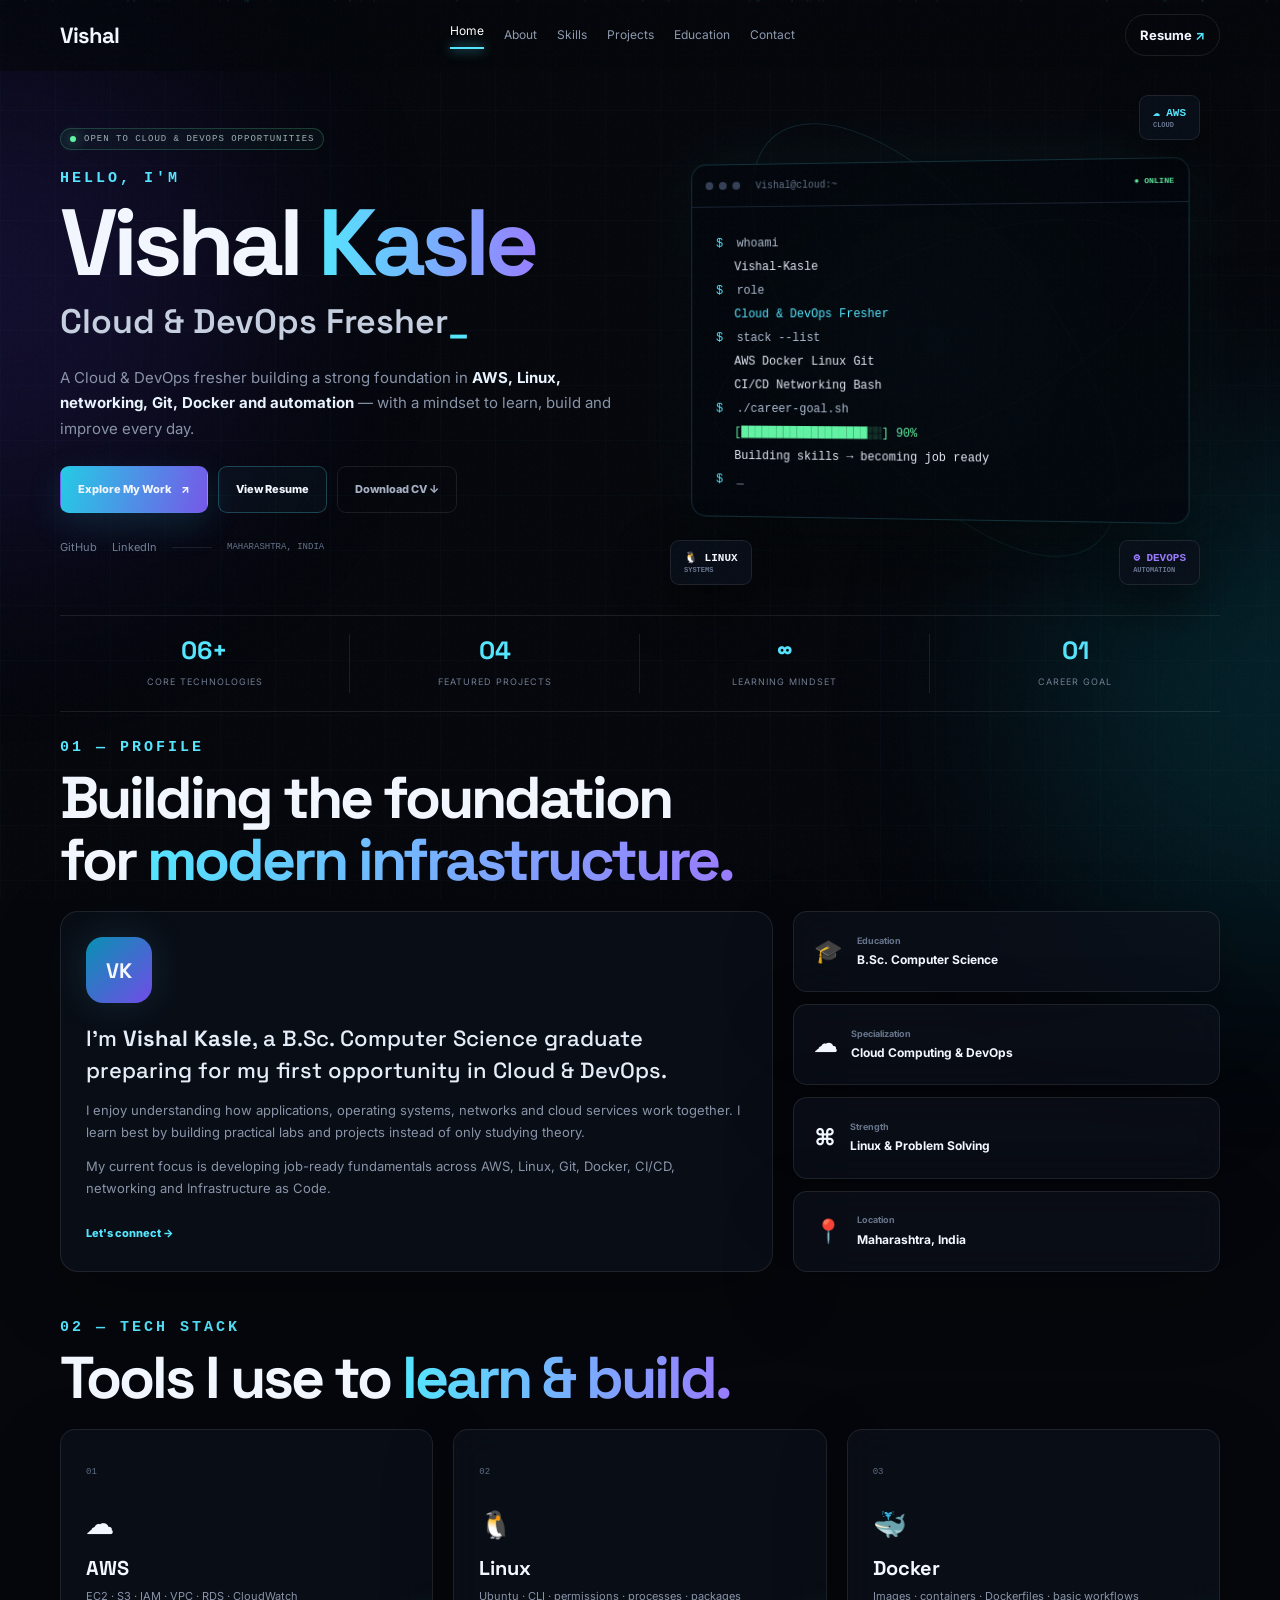
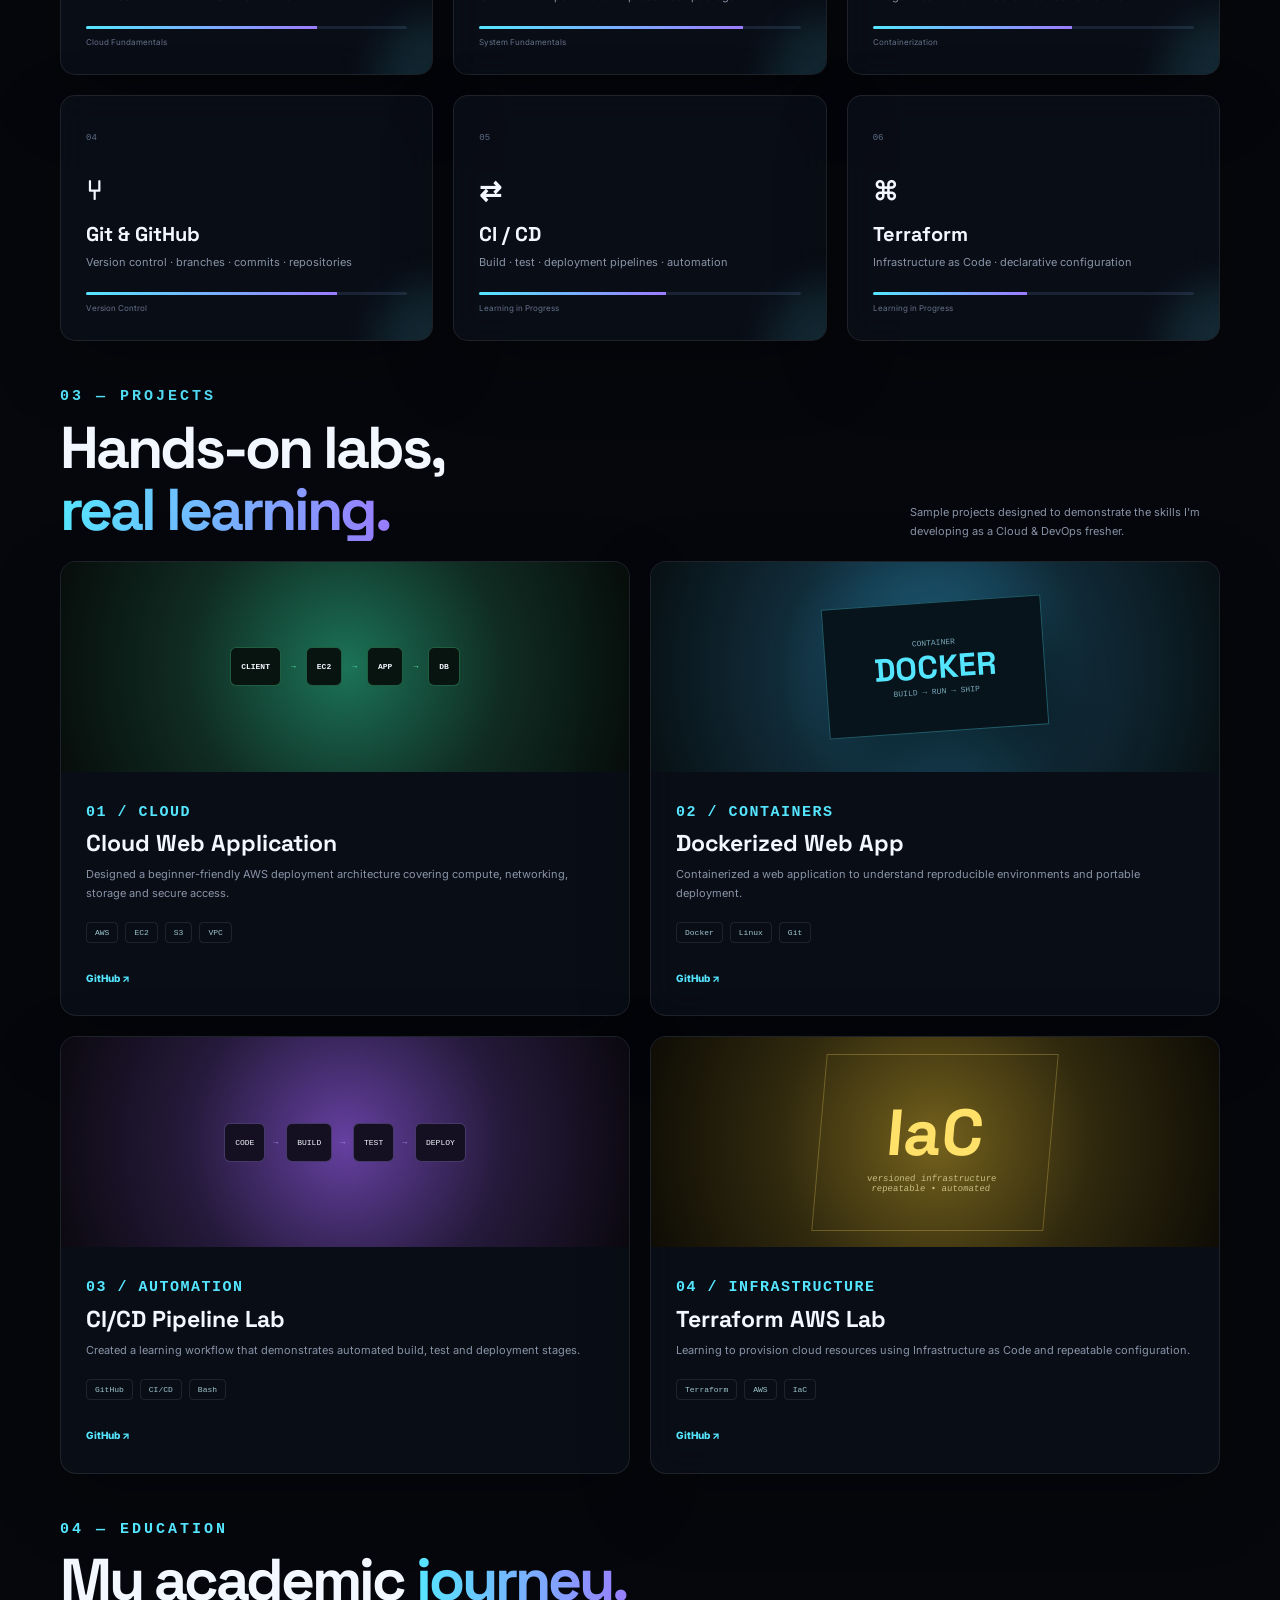
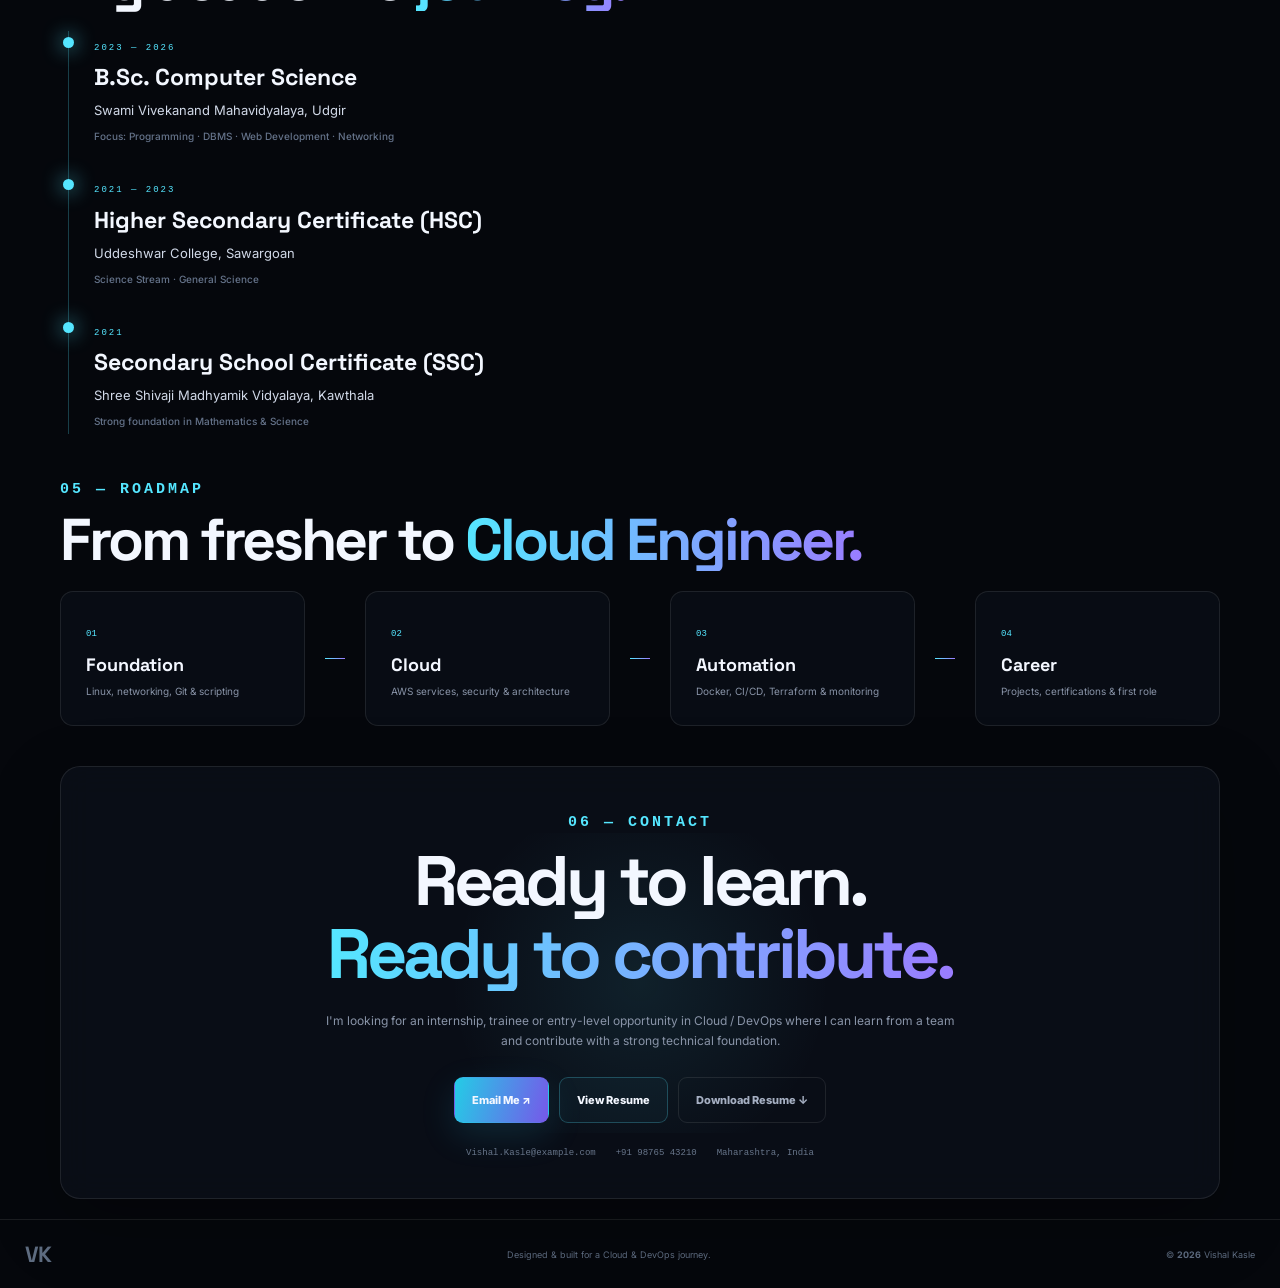
<file: index.html>
<!DOCTYPE html>
<html lang="en">

<head>
  <meta charset="UTF-8">
  <meta name="viewport" content="width=device-width, initial-scale=1.0">
  <meta name="description" content="Vishal Kasle - Cloud & DevOps Fresher portfolio">
  <title>Vishal Kasle | Cloud & DevOps Fresher</title>
  <link rel="preconnect" href="https://fonts.googleapis.com">
  <link rel="preconnect" href="https://fonts.gstatic.com" crossorigin>
  <link
    href="https://fonts.googleapis.com/css2?family=Inter:wght@400;500;600;700;800&family=Space+Grotesk:wght@500;600;700&display=swap"
    rel="stylesheet">
  <link rel="stylesheet" href="style.css">
</head>

<body>
  <div class="loader">
    <div class="loader-logo">&lt;Vishal/&gt;</div>
    <div class="loader-line"><span></span></div><small>INITIALIZING PORTFOLIO...</small>
  </div>
  <div class="noise"></div>
  <div class="grid-bg"></div>
  <div class="aurora a1"></div>
  <div class="aurora a2"></div>
  <div id="particles"></div>

  <header id="header">
    <div class="nav-wrap">
      <a class="logo" href="#home"><span></span>Vishal<span></span></a>
      <nav id="nav">
        <a class="active" href="#home">Home</a><a href="#about">About</a><a href="#skills">Skills</a>
        <a href="#projects">Projects</a><a href="#education">Education</a><a href="#contact">Contact</a>
      </nav>
      <a class="resume-mini" href="resume.html" target="_blank">Resume <span>↗</span></a>
      <button class="menu" id="menu" aria-label="Open navigation"><i></i><i></i><i></i></button>
    </div>
  </header>

  <main>
    <section class="hero wrap" id="home">
      <div class="hero-copy reveal">
        <div class="availability"><span></span> OPEN TO CLOUD & DEVOPS OPPORTUNITIES</div>
        <p class="kicker">HELLO, I'M</p>
        <h1>Vishal <em>Kasle</em></h1>
        <div class="role"><span id="typing"></span><b>_</b></div>
        <p class="lead">A Cloud & DevOps fresher building a strong foundation in <strong>AWS, Linux, networking, Git,
            Docker and automation</strong> — with a mindset to learn, build and improve every day.</p>
        <div class="actions">
          <a class="btn primary" href="#projects">Explore My Work <span>↗</span></a>
          <a class="btn secondary" href="resume.html" target="_blank">View Resume</a>
          <a class="btn ghost" href="resume.pdf" download>Download CV ↓</a>
        </div>
        <div class="socials"><a href="https://github.com/" target="_blank">GitHub</a><a href="https://www.linkedin.com/"
            target="_blank">LinkedIn</a><span></span><small>MAHARASHTRA, INDIA</small></div>
      </div>
      <div class="hero-visual reveal delay">
        <div class="halo"></div>
        <div class="ring r1"></div>
        <div class="ring r2"></div>
        <div class="terminal">
          <div class="term-head"><i></i><i></i><i></i><span>Vishal@cloud:~</span><b>● ONLINE</b></div>
          <div class="term-body">
            <p><label>$</label> whoami</p>
            <p class="out">Vishal-Kasle</p>
            <p><label>$</label> role</p>
            <p class="out cyan">Cloud & DevOps Fresher</p>
            <p><label>$</label> stack --list</p>
            <p class="out">AWS Docker Linux Git</p>
            <p class="out">CI/CD Networking Bash</p>
            <p><label>$</label> ./career-goal.sh</p>
            <p class="out green">[██████████████████░░] 90%</p>
            <p class="out">Building skills → becoming job ready</p>
            <p><label>$</label> <b class="blink">_</b></p>
          </div>
        </div>
        <div class="float-tag t1">☁ AWS <small>CLOUD</small></div>
        <div class="float-tag t2">🐧 LINUX <small>SYSTEMS</small></div>
        <div class="float-tag t3">⚙ DEVOPS <small>AUTOMATION</small></div>
      </div>
      <div class="scroll-cue">SCROLL <span>↓</span></div>
    </section>

    <section class="metrics wrap reveal">
      <div><strong>06+</strong><span>Core Technologies</span></div>
      <div><strong>04</strong><span>Featured Projects</span></div>
      <div><strong>∞</strong><span>Learning Mindset</span></div>
      <div><strong>01</strong><span>Career Goal</span></div>
    </section>

    <section class="section wrap" id="about">
      <div class="section-title reveal"><small>01 — PROFILE</small>
        <h2>Building the foundation<br>for <em>modern infrastructure.</em></h2>
      </div>
      <div class="about-grid">
        <article class="glass about-main reveal">
          <div class="avatar">VK</div>
          <p class="big">I'm <strong>Vishal Kasle</strong>, a B.Sc. Computer Science graduate preparing for my first
            opportunity in Cloud & DevOps.</p>
          <p>I enjoy understanding how applications, operating systems, networks and cloud services work together. I
            learn best by building practical labs and projects instead of only studying theory.</p>
          <p>My current focus is developing job-ready fundamentals across AWS, Linux, Git, Docker, CI/CD, networking and
            Infrastructure as Code.</p><a class="under" href="#contact">Let's connect →</a>
        </article>
        <aside class="facts reveal delay">
          <div class="fact glass"><b>🎓</b><span><small>Education</small>B.Sc. Computer Science</span></div>
          <div class="fact glass"><b>☁</b><span><small>Specialization</small>Cloud Computing & DevOps</span></div>
          <div class="fact glass"><b>⌘</b><span><small>Strength</small>Linux & Problem Solving</span></div>
          <div class="fact glass"><b>📍</b><span><small>Location</small>Maharashtra, India</span></div>
        </aside>
      </div>
    </section>

    <section class="section stack-section" id="skills">
      <div class="section-title reveal"><small>02 — TECH STACK</small>
        <h2>Tools I use to <em>learn & build.</em></h2>
      </div>
      <div class="stack-grid">
        <article class="stack-card glass reveal"><span class="num">01</span><b class="icon">☁</b>
          <h3>AWS</h3>
          <p>EC2 · S3 · IAM · VPC · RDS · CloudWatch</p>
          <div class="meter"><i style="--w:72%"></i></div><small>Cloud Fundamentals</small>
        </article>
        <article class="stack-card glass reveal"><span class="num">02</span><b class="icon">🐧</b>
          <h3>Linux</h3>
          <p>Ubuntu · CLI · permissions · processes · packages</p>
          <div class="meter"><i style="--w:82%"></i></div><small>System Fundamentals</small>
        </article>
        <article class="stack-card glass reveal"><span class="num">03</span><b class="icon">🐳</b>
          <h3>Docker</h3>
          <p>Images · containers · Dockerfiles · basic workflows</p>
          <div class="meter"><i style="--w:62%"></i></div><small>Containerization</small>
        </article>
        <article class="stack-card glass reveal"><span class="num">04</span><b class="icon">⑂</b>
          <h3>Git & GitHub</h3>
          <p>Version control · branches · commits · repositories</p>
          <div class="meter"><i style="--w:78%"></i></div><small>Version Control</small>
        </article>
        <article class="stack-card glass reveal"><span class="num">05</span><b class="icon">⇄</b>
          <h3>CI / CD</h3>
          <p>Build · test · deployment pipelines · automation</p>
          <div class="meter"><i style="--w:58%"></i></div><small>Learning in Progress</small>
        </article>
        <article class="stack-card glass reveal"><span class="num">06</span><b class="icon">⌘</b>
          <h3>Terraform</h3>
          <p>Infrastructure as Code · declarative configuration</p>
          <div class="meter"><i style="--w:48%"></i></div><small>Learning in Progress</small>
        </article>
      </div>
    </section>

    <section class="section wrap" id="projects">
      <div class="section-title split reveal">
        <div><small>03 — PROJECTS</small>
          <h2>Hands-on labs,<br><em>real learning.</em></h2>
        </div>
        <p>Sample projects designed to demonstrate the skills I'm developing as a Cloud & DevOps fresher.</p>
      </div>
      <div class="projects">
        <article class="project glass reveal">
          <div class="project-art aws-art">
            <div class="nodes"><i>CLIENT</i><b>→</b><i>EC2</i><b>→</b><i>APP</i><b>→</b><i>DB</i></div>
          </div>
          <div class="project-body"><small>01 / CLOUD</small>
            <h3>Cloud Web Application</h3>
            <p>Designed a beginner-friendly AWS deployment architecture covering compute, networking, storage and secure
              access.</p>
            <div class="chips"><b>AWS</b><b>EC2</b><b>S3</b><b>VPC</b></div><a href="https://github.com/"
              target="_blank">GitHub ↗</a>
          </div>
        </article>
        <article class="project glass reveal delay">
          <div class="project-art docker-art">
            <div class="docker-box"><span>CONTAINER</span><strong>DOCKER</strong><small>BUILD → RUN → SHIP</small></div>
          </div>
          <div class="project-body"><small>02 / CONTAINERS</small>
            <h3>Dockerized Web App</h3>
            <p>Containerized a web application to understand reproducible environments and portable deployment.</p>
            <div class="chips"><b>Docker</b><b>Linux</b><b>Git</b></div><a href="https://github.com/"
              target="_blank">GitHub ↗</a>
          </div>
        </article>
        <article class="project glass reveal">
          <div class="project-art pipeline-art">
            <div class="pipeline"><i>CODE</i><b>→</b><i>BUILD</i><b>→</b><i>TEST</i><b>→</b><i>DEPLOY</i></div>
          </div>
          <div class="project-body"><small>03 / AUTOMATION</small>
            <h3>CI/CD Pipeline Lab</h3>
            <p>Created a learning workflow that demonstrates automated build, test and deployment stages.</p>
            <div class="chips"><b>GitHub</b><b>CI/CD</b><b>Bash</b></div><a href="https://github.com/"
              target="_blank">GitHub ↗</a>
          </div>
        </article>
        <article class="project glass reveal delay">
          <div class="project-art iac-art">
            <div class="iac"><strong>IaC</strong><span>versioned infrastructure</span><small>repeatable •
                automated</small></div>
          </div>
          <div class="project-body"><small>04 / INFRASTRUCTURE</small>
            <h3>Terraform AWS Lab</h3>
            <p>Learning to provision cloud resources using Infrastructure as Code and repeatable configuration.</p>
            <div class="chips"><b>Terraform</b><b>AWS</b><b>IaC</b></div><a href="https://github.com/"
              target="_blank">GitHub ↗</a>
          </div>
        </article>
      </div>
    </section>

    <section class="section education wrap" id="education">
      <div class="section-title reveal"><small>04 — EDUCATION</small>
        <h2>My academic <em>journey.</em></h2>
      </div>
      <div class="timeline">
        <article class="timeline-item reveal"><span class="point"></span><small>2023 — 2026</small>
          <h3>B.Sc. Computer Science</h3>
          <p>Swami Vivekanand Mahavidyalaya, Udgir</p><b>Focus: Programming · DBMS · Web Development ·
            Networking</b>
        </article>
        <article class="timeline-item reveal"><span class="point"></span><small>2021 — 2023</small>
          <h3>Higher Secondary Certificate (HSC)</h3>
          <p>Uddeshwar College, Sawargoan</p><b>Science Stream · General Science</b>
        </article>
        <article class="timeline-item reveal"><span class="point"></span><small>2021</small>
          <h3>Secondary School Certificate (SSC)</h3>
          <p>Shree Shivaji Madhyamik Vidyalaya, Kawthala</p><b>Strong foundation in Mathematics & Science</b>
        </article>
      </div>
    </section> 

    <section class="section journey wrap">
      <div class="section-title reveal"><small>05 — ROADMAP</small>
        <h2>From fresher to <em>Cloud Engineer.</em></h2>
      </div>
      <div class="roadmap">
        <div class="road reveal"><span>01</span>
          <h3>Foundation</h3>
          <p>Linux, networking, Git & scripting</p>
        </div>
        <div class="connector"></div>
        <div class="road reveal"><span>02</span>
          <h3>Cloud</h3>
          <p>AWS services, security & architecture</p>
        </div>
        <div class="connector"></div>
        <div class="road reveal"><span>03</span>
          <h3>Automation</h3>
          <p>Docker, CI/CD, Terraform & monitoring</p>
        </div>
        <div class="connector"></div>
        <div class="road reveal"><span>04</span>
          <h3>Career</h3>
          <p>Projects, certifications & first role</p>
        </div>
      </div>
    </section>

    <section class="section wrap contact" id="contact">
      <div class="contact-box glass reveal"><small>06 — CONTACT</small>
        <h2>Ready to learn.<br><em>Ready to contribute.</em></h2>
        <p>I'm looking for an internship, trainee or entry-level opportunity in Cloud / DevOps where I can learn from a
          team and contribute with a strong technical foundation.</p>
        <div class="contact-actions"><a class="btn primary" href="mailto:Vishal.Kasle@example.com">Email Me ↗</a><a
            class="btn secondary" href="resume.html" target="_blank">View Resume</a><a class="btn ghost"
            href="resume.pdf" download>Download Resume ↓</a></div>
        <div class="contact-meta"><span>Vishal.Kasle@example.com</span><span>+91 98765 43210</span><span>Maharashtra,
            India</span></div>
      </div>
    </section>
  </main>

  <footer><a class="logo" href="#home"><span></span>VK<span></span></a>
    <p>Designed & built for a Cloud & DevOps journey.</p><span>© <b id="year"></b> Vishal Kasle</span>
  </footer>
  <button class="top" id="top">↑</button>
  <script src="script.js"></script>
</body>

</html>
</file>
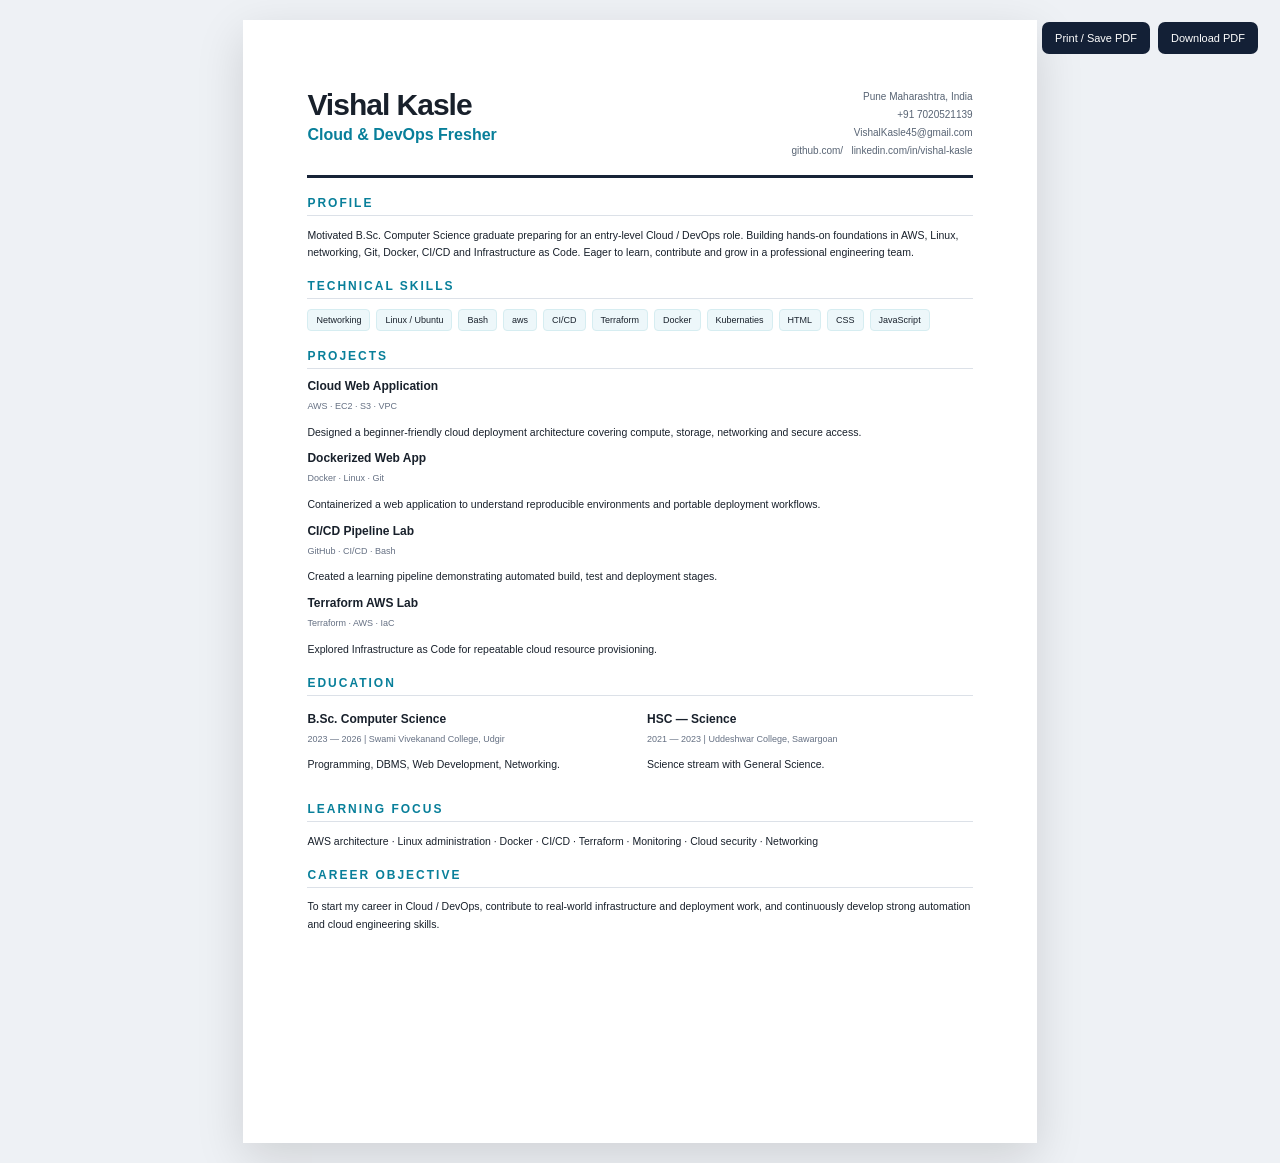
<file: resume.html>
<!DOCTYPE html>
<html lang="en">

<head>
    <meta charset="UTF-8">
    <meta name="viewport" content="width=device-width,initial-scale=1.0">
    <title>Vishal Kasle | Resume</title>
    <style>
        * {
            box-sizing: border-box
        }

        body {
            margin: 0;
            background: #eef1f5;
            font-family: Arial, sans-serif;
            color: #18202b
        }

        .page {
            width: 210mm;
            min-height: 297mm;
            background: #fff;
            margin: 20px auto;
            padding: 18mm 17mm;
            box-shadow: 0 15px 45px #0002
        }

        .top {
            display: flex;
            justify-content: space-between;
            border-bottom: 3px solid #172337;
            padding-bottom: 15px
        }

        .name {
            font-size: 30px;
            font-weight: 800;
            letter-spacing: -1px
        }

        .role {
            color: #087f9a;
            font-weight: 700;
            margin-top: 4px
        }

        .contact {
            text-align: right;
            font-size: 10px;
            line-height: 1.8;
            color: #586474
        }

        .section {
            margin-top: 18px
        }

        .section h2 {
            font-size: 12px;
            text-transform: uppercase;
            letter-spacing: 2px;
            color: #087f9a;
            border-bottom: 1px solid #dce1e8;
            padding-bottom: 5px
        }

        .section p,
        .section li {
            font-size: 10.5px;
            line-height: 1.65
        }

        .grid {
            display: grid;
            grid-template-columns: 1fr 1fr;
            gap: 14px
        }

        .item h3 {
            font-size: 12px;
            margin: 6px 0 2px
        }

        .item small {
            color: #657083;
            font-size: 9px
        }

        .skills {
            display: flex;
            flex-wrap: wrap;
            gap: 6px
        }

        .skills span {
            font-size: 9px;
            padding: 5px 8px;
            background: #edf7fa;
            border: 1px solid #d6edf1;
            border-radius: 4px
        }

        .buttons {
            position: fixed;
            right: 22px;
            top: 22px;
            display: flex;
            gap: 8px
        }

        .buttons button,
        .buttons a {
            border: 0;
            background: #132036;
            color: #fff;
            padding: 10px 13px;
            border-radius: 7px;
            text-decoration: none;
            font-size: 11px;
            cursor: pointer
        }

        @media print {
            body {
                background: #fff
            }

            .page {
                margin: 0;
                box-shadow: none;
                width: auto;
                min-height: auto
            }

            .buttons {
                display: none
            }
        }

        @media(max-width:850px) {
            .page {
                width: 100%;
                margin: 0;
                padding: 25px
            }

            .top {
                gap: 20px
            }

            .contact {
                text-align: left
            }
        }
    </style>
</head>

<body>
    <div class="buttons"><button onclick="window.print()">Print / Save PDF</button><a href="resume.pdf"
            download>Download PDF</a></div>
    <div class="page">
        <div class="top">
            <div>
                <div class="name">Vishal Kasle</div>
                <div class="role">Cloud & DevOps Fresher</div>
            </div>
            <div class="contact">Pune Maharashtra, India<br>+91 7020521139<br>VishalKasle45@gmail.com<br>github.com/ &nbsp;
                linkedin.com/in/vishal-kasle</div>
        </div>
        <div class="section">
            <h2>Profile</h2>
            <p>Motivated B.Sc. Computer Science graduate preparing for an entry-level Cloud / DevOps role. Building
                hands-on foundations in AWS, Linux, networking, Git, Docker, CI/CD and Infrastructure as Code. Eager to
                learn, contribute and grow in a professional engineering team.</p>
        </div>
        <div class="section">
            <h2>Technical Skills</h2>
            <div class="skills"><span>Networking</span><span>Linux / Ubuntu</span><span>Bash
                    </span><span>aws</span><span>CI/CD</span><span>Terraform</span><span>Docker</span><span>Kubernaties</span><span>HTML</span><span>CSS</span><span>JavaScript</span>
            </div>
        </div>
        <div class="section">
            <h2>Projects</h2>
            <div class="item">
                <h3>Cloud Web Application</h3><small>AWS · EC2 · S3 · VPC</small>
                <p>Designed a beginner-friendly cloud deployment architecture covering compute, storage, networking and
                    secure access.</p>
            </div>
            <div class="item">
                <h3>Dockerized Web App</h3><small>Docker · Linux · Git</small>
                <p>Containerized a web application to understand reproducible environments and portable deployment
                    workflows.</p>
            </div>
            <div class="item">
                <h3>CI/CD Pipeline Lab</h3><small>GitHub · CI/CD · Bash</small>
                <p>Created a learning pipeline demonstrating automated build, test and deployment stages.</p>
            </div>
            <div class="item">
                <h3>Terraform AWS Lab</h3><small>Terraform · AWS · IaC</small>
                <p>Explored Infrastructure as Code for repeatable cloud resource provisioning.</p>
            </div>
        </div>
        <div class="section">
            <h2>Education</h2>
            <div class="grid">
                <div class="item">
                    <h3>B.Sc. Computer Science</h3><small>2023 — 2026 |  Swami Vivekanand College,
                        Udgir</small>
                    <p>Programming, DBMS, Web Development, Networking.</p>
                </div>
                <div class="item">
                    <h3>HSC — Science</h3><small>2021 — 2023 | Uddeshwar College, Sawargoan</small>
                    <p>Science stream with General Science.</p>
                </div>
            </div>
        </div>
        <div class="section">
            <h2>Learning Focus</h2>
            <p>AWS architecture · Linux administration · Docker · CI/CD · Terraform · Monitoring · Cloud security ·
                Networking</p>
        </div>
        <div class="section">
            <h2>Career Objective</h2>
            <p>To start my career in Cloud / DevOps, contribute to real-world infrastructure and deployment work, and
                continuously develop strong automation and cloud engineering skills.</p>
        </div>
    </div>
</body>

</html>
</file>
<file: style.css>
/* =========================================================

   CLOUD & DEVOPS PREMIUM PORTFOLIO

   COMPLETE RESPONSIVE STYLESHEET

   ========================================================= */





* {

    margin: 0;

    padding: 0;

    box-sizing: border-box;

}



html {

    scroll-behavior: smooth;

    max-width: 100%;

    overflow-x: hidden;

}



body {

    font-family: Inter, Arial, sans-serif;

    background: var(--bg);

    color: var(--text);

    line-height: 1.7;

    overflow-x: hidden;

    max-width: 100%;

}



a {

    color: inherit;

    text-decoration: none;

}



button,

a {

    -webkit-tap-highlight-color: transparent;

}



img,

svg,

video,

canvas {

    max-width: 100%;

    height: auto;

}





/* =========================================================

   ROOT VARIABLES

   ========================================================= */



:root {

    --bg: #05070c;

    --panel: rgba(13, 18, 29, .64);

    --text: #f3f7ff;

    --muted: #8994a8;

    --line: rgba(255, 255, 255, .09);

    --cyan: #55e6ff;

    --violet: #9b7bff;

    --green: #62f3a4;

    --glow: rgba(85, 230, 255, .13);

}





/* =========================================================

   COMMON WRAPPER

   ========================================================= */



.wrap {

    width: min(1160px, 92%);

    margin: auto;

}





/* =========================================================

   BACKGROUND EFFECTS

   ========================================================= */



.noise {

    position: fixed;

    inset: 0;

    pointer-events: none;

    opacity: .035;

    z-index: 1000;



    background-image:

        url("data:image/svg+xml,%3Csvg xmlns='http://www\.w3.org/2000/svg' width='160' height='160'%3E%3Cfilter id='n'%3E%3CfeTurbulence baseFrequency='.85' numOctaves='3' stitchTiles='stitch'/%3E%3C/filter%3E%3Crect width='100%25' height='100%25' filter='url(%23n)'/%3E%3C/svg%3E");

}



.grid-bg {

    position: fixed;

    inset: 0;

    z-index: -5;

    pointer-events: none;



    background-image:

        linear-gradient(rgba(85, 230, 255, .025) 1px,

            transparent 1px),

        linear-gradient(90deg,

            rgba(85, 230, 255, .025) 1px,

            transparent 1px);



    background-size: 55px 55px;

}



.aurora {

    position: fixed;

    width: 500px;

    height: 500px;

    border-radius: 50%;

    filter: blur(120px);

    opacity: .15;

    z-index: -4;

    pointer-events: none;

}



.a1 {

    background: #633cff;

    left: -260px;

    top: 5%;

}



.a2 {

    background: #00b9d9;

    right: -250px;

    top: 50%;

}





/* =========================================================

   LOADER

   ========================================================= */



.loader {

    position: fixed;

    inset: 0;

    background: #05070c;

    z-index: 9999;



    display: grid;

    place-items: center;

    align-content: center;

    gap: 16px;



    transition:

        opacity .8s ease,

        visibility .8s ease;

}



.loader.hide {

    opacity: 0;

    visibility: hidden;

    pointer-events: none;

}



.loader-logo {

    font: 700 35px "Space Grotesk", sans-serif;

    color: var(--cyan);

}



.loader-line {

    width: 180px;

    height: 2px;

    background: #182030;

    overflow: hidden;

}



.loader-line span {

    display: block;

    width: 100%;

    height: 100%;



    background:

        linear-gradient(90deg,

            var(--cyan),

            var(--violet));



    animation: load 1.1s ease forwards;

}



.loader small {

    font: 11px monospace;

    color: #66738c;

    letter-spacing: 2px;

}



@keyframes load {

    from {

        transform: translateX(-100%);

    }



    to {

        transform: translateX(0);

    }

}





/* =========================================================

   PARTICLES

   ========================================================= */



\#particles {

    position: fixed;

    inset: 0;

    z-index: -1;

    pointer-events: none;

}



.particle {

    position: absolute;

    width: 2px;

    height: 2px;

    background: var(--cyan);

    border-radius: 50%;

    opacity: .35;

    animation: rise linear infinite;

}



@keyframes rise {

    from {

        transform: translateY(110vh);

    }



    to {

        transform: translateY(-10vh);

    }

}





/* =========================================================

   HEADER

   ========================================================= */



header {

    position: fixed;

    top: 0;

    left: 0;

    right: 0;

    z-index: 100;



    background: rgba(5, 7, 12, .58);

    backdrop-filter: blur(20px);

    -webkit-backdrop-filter: blur(20px);



    border-bottom: 1px solid transparent;



    transition: .3s ease;

}



header.scrolled {

    border-color: var(--line);

    background: rgba(5, 7, 12, .9);

}



.nav-wrap {

    width: min(1160px, 92%);

    height: 70px;

    margin: auto;



    display: flex;

    align-items: center;

    justify-content: space-between;

    gap: 20px;

}





/* =========================================================

   LOGO

   ========================================================= */



.logo {

    font: 700 22px "Space Grotesk", sans-serif;

    letter-spacing: -1px;

    white-space: nowrap;

}



.logo span {

    color: var(--cyan);

}





/* =========================================================

   DESKTOP NAVIGATION

   ========================================================= */



nav {

    display: flex;

    align-items: center;

    gap: 20px;

}



nav a {

    position: relative;

    font-size: 12px;

    color: #8f9ab0;

    transition: .25s ease;

}



nav a:hover,

nav a.active {

    color: #fff;

}



nav a.active::after {

    content: "";

    display: block;

    height: 2px;

    background: var(--cyan);

    margin-top: 6px;

    box-shadow: 0 0 12px var(--cyan);

}





/* =========================================================

   MINI RESUME BUTTON

   ========================================================= */



.resume-mini {

    font-size: 13px;

    font-weight: 700;



    border: 1px solid var(--line);

    border-radius: 99px;



    padding: 9px 14px;



    transition: .25s ease;

    white-space: nowrap;

}



.resume-mini:hover {

    border-color: rgba(85, 230, 255, .4);

    color: var(--cyan);

}



.resume-mini span {

    color: var(--cyan);

}





/* =========================================================

   MOBILE MENU

   ========================================================= */



.menu {

    display: none;



    width: 44px;

    height: 44px;



    background: rgba(255, 255, 255, .025);

    border: 1px solid var(--line);

    border-radius: 10px;



    cursor: pointer;

    padding: 7px;

}



.menu i {

    display: block;

    width: 24px;

    height: 2px;



    background: #fff;



    margin: 5px auto;



    transition: .25s ease;

}



.menu.open i:first-child {

    transform: translateY(7px) rotate(45deg);

}



.menu.open i:nth-child(2) {

    opacity: 0;

}



.menu.open i:last-child {

    transform: translateY(-7px) rotate(-45deg);

}





/* =========================================================

   HERO

   ========================================================= */



.hero {

    min-height: 850px;



    display: grid;

    grid-template-columns:

        minmax(0, 1fr) minmax(0, 1fr);



    align-items: center;



    gap: 5px;



    padding-top: 5px;

    padding-bottom: 25px;



    position: relative;

}





/* =========================================================

   AVAILABILITY

   ========================================================= */



.availability {

    display: inline-flex;

    align-items: center;



    gap: 8px;



    border: 1px solid rgba(98, 243, 164, .2);

    background: rgba(98, 243, 164, .035);



    color: #9cb0b4;



    padding: 5px 9px;

    border-radius: 99px;



    font: 9px monospace;

    letter-spacing: 1px;



    margin-bottom: 20px;

}



.availability span {

    width: 6px;

    height: 6px;



    background: var(--green);

    border-radius: 50%;



    box-shadow: 0 0 13px var(--green);



    flex-shrink: 0;

}





/* =========================================================

   TYPOGRAPHY

   ========================================================= */



.kicker,

.section-title small,

.project-body>small,

.contact-box>small {

    font: 700 15px monospace;

    letter-spacing: 3px;

    color: var(--cyan);

}



h1,

h2,

h3 {

    font-family: "Space Grotesk", sans-serif;

    line-height: 1.05;

}



h1 {

    font-size: clamp(55px, 7.5vw, 94px);

    letter-spacing: -5px;

    margin: 7px 0;

}



h1 em,

h2 em {

    font-style: normal;



    background:

        linear-gradient(90deg,

            var(--cyan),

            var(--violet));



    -webkit-background-clip: text;

    background-clip: text;



    color: transparent;

}





/* =========================================================

   HERO ROLE

   ========================================================= */



.role {

    font:

        600 clamp(22px, 3vw, 34px) "Space Grotesk",

        sans-serif;



    color: #c6d0e0;



    min-height: 45px;

}



.role b {

    color: var(--cyan);

    animation: blink .8s infinite;

}





/* =========================================================

   HERO DESCRIPTION

   ========================================================= */



.lead {

    max-width: 620px;



    color: var(--muted);



    font-size: 15px;



    margin: 20px 0 25px;

}



.lead strong {

    color: #eaf4ff;

}





/* =========================================================

   BUTTONS

   ========================================================= */



.actions {

    display: flex;

    gap: 10px;

    flex-wrap: wrap;

}



.btn {

    display: inline-flex;

    align-items: center;

    justify-content: center;



    gap: 9px;



    padding: 13px 17px;



    border-radius: 9px;



    font-size: 11px;

    font-weight: 800;



    transition: .3s ease;



    border: 1px solid transparent;



    cursor: pointer;



    text-align: center;

}



.primary {

    background:

        linear-gradient(105deg,

            #24cce6,

            #7658e9);



    box-shadow:

        0 12px 35px rgba(50, 190, 230, .15);

}



.primary:hover {

    transform: translateY(-3px);



    box-shadow:

        0 16px 40px rgba(50, 190, 230, .25);

}



.secondary {

    border-color:

        rgba(85, 230, 255, .25);



    background:

        rgba(85, 230, 255, .035);

}



.secondary:hover {

    border-color: var(--cyan);

    color: var(--cyan);

}



.ghost {

    border-color: var(--line);

    color: #a5afc2;

}



.ghost:hover {

    border-color: #fff;

    color: #fff;

}





/* =========================================================

   SOCIALS

   ========================================================= */



.socials {

    display: flex;

    gap: 15px;



    align-items: center;



    margin-top: 25px;



    color: #718097;



    font-size: 11px;



    flex-wrap: wrap;

}



.socials a {

    transition: .25s ease;

}



.socials a:hover {

    color: var(--cyan);

}



.socials span {

    width: 40px;

    height: 1px;

    background: var(--line);

}



.socials small {

    font: 9px monospace;

    color: #66748b;

}





/* =========================================================

   HERO VISUAL

   ========================================================= */



.hero-visual {

    height: 530px;



    position: relative;



    display: grid;

    place-items: center;



    min-width: 0;



    margin: 0;

}



.halo {

    position: absolute;



    width: 390px;

    height: 390px;



    border-radius: 50%;



    background:

        radial-gradient(circle,

            rgba(85, 230, 255, .12),

            transparent 68%);



    filter: blur(5px);

}



.ring {

    position: absolute;



    border:

        1px solid rgba(85, 230, 255, .13);



    border-radius: 50%;



    animation:

        orbit 12s linear infinite;

}



.r1 {

    width: 470px;

    height: 180px;

    transform: rotate(-22deg);

}



.r2 {

    width: 520px;

    height: 230px;

    transform: rotate(52deg);

    animation-direction: reverse;

}



@keyframes orbit {

    to {

        transform: rotate(338deg);

    }

}





/* =========================================================

   TERMINAL

   ========================================================= */



.terminal {

    width: min(500px, 95%);



    background:

        rgba(3, 7, 13, .87);



    border:

        1px solid rgba(85, 230, 255, .18);



    border-radius: 15px;



    box-shadow:

        0 35px 90px #000a,

        0 0 80px rgba(85, 230, 255, .07);



    overflow: hidden;



    transform:

        perspective(1000px) rotateY(-5deg);



    animation:

        term 6s ease-in-out infinite;

}



@keyframes term {

    50% {

        transform:

            perspective(1000px) rotateY(-5deg) translateY(-9px);

    }

}



.term-head {

    height: 43px;



    border-bottom:

        1px solid #182130;



    display: flex;

    align-items: center;



    gap: 6px;



    padding: 0 14px;



    color: #627087;



    font: 10px monospace;

}



.term-head i {

    width: 8px;

    height: 8px;



    border-radius: 50%;



    background: #344056;



    flex-shrink: 0;

}



.term-head span {

    margin-left: 10px;



    overflow: hidden;

    text-overflow: ellipsis;

    white-space: nowrap;

}



.term-head b {

    margin-left: auto;



    color: var(--green);



    font-size: 8px;



    white-space: nowrap;

}



.term-body {

    padding: 25px;



    font:

        12px/2 "Courier New",

        monospace;



    color: #aebbd0;



    overflow-x: auto;



    -webkit-overflow-scrolling: touch;

}



.term-body label {

    color: var(--cyan);

    margin-right: 7px;

}



.out {

    padding-left: 19px;

    color: #e2e8f3;

}



.cyan {

    color: var(--cyan);

}



.green {

    color: var(--green);

}



.blink {

    animation: blink .8s infinite;

}



@keyframes blink {

    50% {

        opacity: 0;

    }

}





/* =========================================================

   FLOATING TAGS

   ========================================================= */



.float-tag {

    position: absolute;



    border:

        1px solid var(--line);



    background:

        rgba(10, 16, 27, .85);



    backdrop-filter: blur(12px);

    -webkit-backdrop-filter: blur(12px);



    padding: 10px 13px;



    border-radius: 9px;



    font:

        700 11px monospace;



    box-shadow:

        0 20px 50px #0008;



    animation:

        tag 4s ease-in-out infinite;



    z-index: 2;

}



.float-tag small {

    display: block;



    color: #68768f;



    font-size: 7px;



    margin-top: 2px;

}



.t1 {

    right: 0;

    top: 70px;

    color: var(--cyan);

}



.t2 {

    left: 0;

    bottom: 90px;

    animation-delay: 1s;

}



.t3 {

    right: 35px;

    bottom: 40px;

    color: var(--violet);

    animation-delay: 2s;

}



@keyframes tag {

    50% {

        transform: translateY(-9px);

    }

}





/* =========================================================

   SCROLL CUE

   ========================================================= */



.scroll-cue {

    position: absolute;



    bottom: 15px;

    left: 50%;



    transform: translateX(-50%);



    font: 9px monospace;



    color: #5d6b82;



    letter-spacing: 2px;

}



.scroll-cue span {

    color: var(--cyan);

    margin-left: 7px;

}





/* =========================================================

   METRICS

   ========================================================= */



.metrics {

    display: grid;



    grid-template-columns:

        repeat(4, 1fr);



    border-top:

        1px solid var(--line);



    border-bottom:

        1px solid var(--line);



    padding: 22px 0;

}



.metrics div {

    text-align: center;



    border-right:

        1px solid var(--line);



    min-width: 0;



    padding: 0 20px;

}



.metrics div:last-child {

    border: 0;

}



.metrics strong {

    display: block;



    font:

        700 25px "Space Grotesk",

        sans-serif;



    color: var(--cyan);

}



.metrics span {

    font-size: 9px;



    color: #707c90;



    text-transform: uppercase;



    letter-spacing: 1px;

}





/* =========================================================

   SECTIONS

   ========================================================= */



section {

    margin: 0;

}



.section {

    padding: 25px 0;

}



.section-title {

    margin-bottom: 25px;

}



.section-title h2 {

    font-size: clamp(38px, 5vw, 59px);



    letter-spacing: -3px;



    margin-top: 8px;

}





/* =========================================================

   ABOUT

   ========================================================= */



.about-grid {

    display: grid;



    grid-template-columns:

        1.25fr .75fr;



    gap: 20px;

}



.glass {

    background: var(--panel);



    border:

        1px solid var(--line);



    backdrop-filter: blur(16px);

    -webkit-backdrop-filter: blur(16px);



    box-shadow:

        0 25px 70px rgba(0, 0, 0, .25);

}



.about-main {

    padding: 25px;

    border-radius: 18px;

}



.avatar {

    width: 66px;

    height: 66px;



    border-radius: 17px;



    display: grid;

    place-items: center;



    background:

        linear-gradient(135deg,

            #0891b2,

            #714ce7);



    font:

        700 21px "Space Grotesk",

        sans-serif;



    margin-bottom: 20px;



    box-shadow:

        0 0 40px rgba(85, 230, 255, .13);

}



.about-main p {

    font-size: 13px;



    color: var(--muted);



    margin: 12px 0;

}



.about-main .big {

    font:

        500 22px/1.45 "Space Grotesk",

        sans-serif;



    color: #e5edf8;

}



.under {

    display: inline-block;



    color: var(--cyan);



    font-size: 11px;

    font-weight: 800;



    margin-top: 13px;

}





/* =========================================================

   ABOUT FACTS

   ========================================================= */



.facts {

    display: grid;

    gap: 12px;

}



.fact {

    border-radius: 14px;



    padding: 20px;



    display: flex;



    gap: 14px;



    align-items: center;



    transition: .3s ease;

}



.fact:hover {

    transform: translateX(7px);



    border-color:

        rgba(85, 230, 255, .25);

}



.fact>b {

    font-size: 23px;

    flex-shrink: 0;

}



.fact span {

    font-size: 12px;

    font-weight: 700;

}



.fact small {

    display: block;



    color: #68768d;



    font-size: 9px;



    margin-bottom: 2px;

}





/* =========================================================

   TECH STACK

   ========================================================= */



.stack-section {

    padding: 25px 0;

    margin: 50px;

}



.stack-grid {

    display: grid;



    grid-template-columns:

        repeat(3, 1fr);



    gap: 20px;

}



.stack-card {

    border-radius: 15px;



    padding: 25px;



    transition: .35s ease;



    position: relative;



    overflow: hidden;

}



.stack-card::after {

    content: "";



    position: absolute;



    width: 120px;

    height: 120px;



    border-radius: 50%;



    right: -65px;

    bottom: -65px;



    background: var(--glow);



    filter: blur(20px);



    pointer-events: none;

}



.stack-card:hover {

    transform: translateY(-8px);



    border-color:

        rgba(85, 230, 255, .25);

}



.num {

    font: 9px monospace;

    color: #5f6d84;

}



.icon {

    display: block;



    font-size: 27px;



    margin: 20px 0 10px;

}



.stack-card h3 {

    font-size: 20px;

}



.stack-card p {

    font-size: 11px;



    color: var(--muted);



    min-height: 42px;



    margin: 8px 0 20px;

}



.meter {

    height: 3px;



    background: #1a2334;



    border-radius: 9px;



    overflow: hidden;

}



.meter i {

    display: block;



    width: var(--w);

    height: 100%;



    background:

        linear-gradient(90deg,

            var(--cyan),

            var(--violet));



    transform: scaleX(0);



    transform-origin: left;



    transition: 1.3s .2s;

}



.show .meter i {

    transform: scaleX(1);

}



.stack-card>small {

    display: block;



    font-size: 8px;



    color: #65738a;



    margin-top: 7px;

}





/* =========================================================

   SPLIT SECTION HEADER

   ========================================================= */



.split {

    display: flex;



    justify-content: space-between;



    align-items: end;



    gap: 30px;

}



.split>p {

    max-width: 310px;



    color: var(--muted);



    font-size: 11px;

}





/* =========================================================

   PROJECTS

   ========================================================= */



.projects {

    display: grid;



    grid-template-columns:

        1fr 1fr;



    gap: 20px;

}



.project {

    border-radius: 16px;



    overflow: hidden;



    transition: .35s ease;

}



.project:hover {

    transform: translateY(-8px);



    border-color:

        rgba(155, 123, 255, .3);

}



.project-art {

    height: 260px;



    display: grid;

    place-items: center;



    overflow: hidden;

}



.aws-art {

    background:

        radial-gradient(circle,

            #1b7357,

            #102c23 52%,

            #070d0b);

}



.docker-art {

    background:

        radial-gradient(circle,

            #216f91,

            #112b38 52%,

            #071014);

}



.pipeline-art {

    background:

        radial-gradient(circle,

            #6540a1,

            #251a3b 52%,

            #0c0910);

}



.iac-art {

    background:

        radial-gradient(circle,

            #74611c,

            #30290e 52%,

            #0e0c05);

}





/* =========================================================

   PROJECT ART - AWS

   ========================================================= */



.nodes {

    display: flex;



    gap: 10px;



    align-items: center;



    font:

        700 8px monospace;



    max-width: 90%;



    justify-content: center;

}



.nodes i,

.pipeline i {

    font-style: normal;



    padding: 14px 10px;



    border:

        1px solid #54f0a255;



    border-radius: 6px;



    background: #08140f;



    white-space: nowrap;

}



.nodes b,

.pipeline b {

    color: var(--green);

}





/* =========================================================

   DOCKER ART

   ========================================================= */



.docker-box {

    border:

        1px solid #55e6ff55;



    padding: 35px 48px;



    background: #07141b;



    transform: rotate(-4deg);



    box-shadow:

        20px 30px 60px #0008;



    text-align: center;

}



.docker-box span,

.docker-box small {

    display: block;



    font: 8px monospace;



    color: #79a7b8;

}



.docker-box strong {

    display: block;



    font:

        700 32px "Space Grotesk",

        sans-serif;



    color: var(--cyan);

}





/* =========================================================

   PIPELINE ART

   ========================================================= */



.pipeline {

    display: flex;



    gap: 8px;



    align-items: center;



    justify-content: center;



    flex-wrap: wrap;



    width: 80%;



    font: 8px monospace;

}



.pipeline i {

    border-color: #a78bfa55;

    background: #151021;

}



.pipeline b {

    color: #a78bfa;

}





/* =========================================================

   TERRAFORM / IAC ART

   ========================================================= */



.iac {

    text-align: center;



    border:

        1px solid #ffe16a44;



    padding: 36px 50px;



    transform: skew(-5deg);



    max-width: 85%;

}



.iac strong {

    display: block;



    font:

        700 65px "Space Grotesk",

        sans-serif;



    color: #ffe16a;

}



.iac span,

.iac small {

    display: block;



    font: 9px monospace;



    color: #c8bc83;

}





/* =========================================================

   PROJECT BODY

   ========================================================= */



.project-body {

    padding: 25px;

}



.project-body>small {

    letter-spacing: 1.5px;

}



.project-body h3 {

    font-size: 23px;



    margin: 7px 0 10px;

}



.project-body p {

    font-size: 11px;



    color: var(--muted);



    min-height: 53px;



    margin: 0;

}



.chips {

    display: flex;



    gap: 7px;



    flex-wrap: wrap;



    margin: 20px 0;

}



.chips b {

    font: 8px monospace;



    color: #9fc8d0;



    padding: 5px 8px;



    border:

        1px solid var(--line);



    border-radius: 4px;

}



.project-body>a {

    font-size: 10px;



    color: var(--cyan);



    font-weight: 800;

}



.project-body>a:hover {

    text-decoration: underline;

}





/* =========================================================

   EDUCATION TIMELINE

   ========================================================= */



.education {

    position: relative;

}



.timeline {

    max-width: 850px;



    border-left:

        1px solid rgba(85, 230, 255, .25);



    margin-left: 8px;



    padding-left: 25px;

}



.timeline-item {

    position: relative;



    margin: 0 0 25px;

}



.timeline-item:last-child {

    margin-bottom: 0;

}



.point {

    position: absolute;



    left: -31px;

    top: 6px;



    width: 11px;

    height: 11px;



    background: var(--cyan);



    border-radius: 50%;



    box-shadow:

        0 0 20px var(--cyan);

}



.timeline-item>small {

    font: 9px monospace;



    color: var(--cyan);



    letter-spacing: 2px;

}



.timeline-item h3 {

    font-size: 23px;



    margin: 7px 0 10px;

}



.timeline-item p {

    color: #d1d9e8;



    font-size: 13px;

}



.timeline-item>b {

    font-size: 10px;



    color: #65738a;



    font-weight: 500;

}





/* =========================================================

   ROADMAP

   ========================================================= */



.roadmap {

    display: grid;



    grid-template-columns:

        1fr auto 1fr auto 1fr auto 1fr;



    align-items: center;



    gap: 20px;

}



.road {

    border:

        1px solid var(--line);



    padding: 25px;



    border-radius: 13px;



    background:

        rgba(13, 18, 29, .5);



    min-height: 150px;



    transition: .3s ease;

}



.road:hover {

    border-color:

        rgba(85, 230, 255, .25);



    transform: translateY(-5px);

}



.road span {

    font: 9px monospace;



    color: var(--cyan);

}



.road h3 {

    font-size: 18px;



    margin: 12px 0 8px;

}



.road p {

    font-size: 10px;



    color: var(--muted);

}



.connector {

    height: 1px;



    width: 20px;



    background:

        linear-gradient(90deg,

            var(--cyan),

            var(--violet));

}





/* =========================================================

   CONTACT

   ========================================================= */



.contact {

    padding-bottom: 25px;

}



.contact-box {

    text-align: center;



    border-radius: 20px;



    padding: 50px 25px;



    position: relative;



    overflow: hidden;

}



.contact-box::before {

    content: "";



    position: absolute;



    width: 500px;

    height: 300px;



    left: 50%;

    top: 50%;



    transform:

        translate(-50%, -50%);



    background:

        radial-gradient(circle,

            rgba(85, 230, 255, .09),

            transparent 65%);



    pointer-events: none;

}



.contact-box>* {

    position: relative;

    z-index: 1;

}



.contact-box h2 {

    font-size: clamp(42px, 6vw, 70px);



    letter-spacing: -4px;



    margin: 10px 0 20px;

}



.contact-box>p:not(.contact-box > small) {

    max-width: 650px;



    margin: 0 auto 25px;



    color: var(--muted);



    font-size: 12px;

}



.contact-actions {

    display: flex;



    justify-content: center;



    gap: 10px;



    flex-wrap: wrap;

}



.contact-meta {

    display: flex;



    justify-content: center;



    gap: 20px;



    margin-top: 25px;



    color: #68768b;



    font: 9px monospace;



    flex-wrap: wrap;

}





/* =========================================================

   FOOTER

   ========================================================= */



footer {

    border-top:

        1px solid var(--line);



    padding: 25px;



    display: flex;



    justify-content: space-between;



    align-items: center;



    gap: 20px;



    color: #5f6d82;



    font-size: 9px;

}



footer a {

    transition: .25s ease;

}



footer a:hover {

    color: var(--cyan);

}





/* =========================================================

   BACK TO TOP

   ========================================================= */



.top {

    position: fixed;



    right: 25px;

    bottom: 25px;



    width: 42px;

    height: 42px;



    border-radius: 50%;



    background: #0c121c;



    color: #fff;



    border:

        1px solid var(--line);



    opacity: 0;



    visibility: hidden;



    transform:

        translateY(15px);



    transition: .3s ease;



    z-index: 80;



    cursor: pointer;



    display: grid;

    place-items: center;

}



.top.show {

    opacity: 1;



    visibility: visible;



    transform: none;

}



.top:hover {

    border-color: var(--cyan);



    color: var(--cyan);

}





/* =========================================================

   SCROLL REVEAL

   ========================================================= */



.reveal {

    opacity: 0;



    transform: translateY(25px);



    transition:

        opacity .8s ease,

        transform .8s ease;

}



.reveal.show {

    opacity: 1;



    transform: none;

}



.delay {

    transition-delay: .14s;

}





/* =========================================================

   TABLET

   1100px DOWN

   ========================================================= */



@media (max-width: 1100px) {



    .wrap,

    .nav-wrap {

        width: 92%;

    }



    nav {

        gap: 19px;

    }



    .hero {

        gap: 25px;

    }



    h1 {

        font-size: clamp(52px, 7vw, 78px);

    }



    .hero-visual {

        height: 500px;

    }



    .r1 {

        width: 410px;

    }



    .r2 {

        width: 450px;

    }



    .terminal {

        width: min(470px, 96%);

    }



    .road {

        padding: 18px;

    }

}





/* =========================================================

   TABLET / MOBILE NAVIGATION

   900px DOWN

   ========================================================= */



@media (max-width: 900px) {



    .wrap,

    .nav-wrap {

        width: min(92%, 760px);

    }





    /* ---------- HEADER ---------- */



    .nav-wrap {

        height: 70px;

    }



    nav {

        position: absolute;



        top: 70px;



        left: 4%;

        right: 4%;



        display: none;



        flex-direction: column;



        gap: 4px;



        padding: 12px;



        border:

            1px solid var(--line);



        border-radius: 14px;



        background:

            rgba(5, 7, 12, .97);



        backdrop-filter: blur(22px);

        -webkit-backdrop-filter: blur(22px);



        box-shadow:

            0 25px 70px rgba(0, 0, 0, .45),



            0 0 40px rgba(85, 230, 255, .04);

    }



    nav.open {

        display: flex;

    }



    nav a {

        display: block;



        width: 100%;



        padding: 13px 12px;



        font-size: 12px;



        border-radius: 8px;

    }



    nav a:hover,

    nav a.active {

        background:

            rgba(85, 230, 255, .06);



        color: #fff;

    }



    nav a.active::after {

        display: none;

    }



    .resume-mini {

        display: none;

    }



    .menu {

        display: grid;

        place-items: center;

    }





    /* ---------- HERO ---------- */



    .hero {

        grid-template-columns: 1fr;



        min-height: auto;



        gap: 25px;



        padding-top: 90px;



        padding-bottom: 25px;

    }



    .hero-copy {

        text-align: center;



        order: 1;

    }



    .lead {

        margin-left: auto;

        margin-right: auto;

    }



    .actions,

    .socials {

        justify-content: center;

    }



    .hero-visual {

        order: 2;



        width: 100%;



        height: 440px;



        margin-top: 0;

    }





    /* ---------- TERMINAL ---------- */



    .terminal {

        width: min(100%, 560px);



        transform: none;

    }





    /* ---------- RINGS ---------- */



    .r1 {

        width: min(470px, 85vw);

    }



    .r2 {

        width: min(520px, 92vw);

    }





    /* ---------- ABOUT ---------- */



    .about-grid {

        grid-template-columns: 1fr;



        gap: 20px;

    }





    /* ---------- STACK ---------- */



    .stack-section {

        margin: 0;



        padding: 25px 0;

    }



    .stack-grid {

        grid-template-columns:

            repeat(2, minmax(0, 1fr));



        gap: 20px;

    }





    /* ---------- PROJECTS ---------- */



    .projects {

        grid-template-columns: 1fr;



        gap: 20px;

    }





    /* ---------- ROADMAP ---------- */



    .roadmap {

        grid-template-columns:

            repeat(2, minmax(0, 1fr));



        gap: 20px;

    }



    .connector {

        display: none;

    }





    /* ---------- SECTION ---------- */



    .section {

        padding: 25px 0;

    }

}





/* =========================================================

   MOBILE

   600px DOWN

   ========================================================= */



@media (max-width: 600px) {



    /* ---------- GLOBAL ---------- */



    .wrap,

    .nav-wrap {

        width: calc(100% - 30px);

    }



    header {

        background:

            rgba(5, 7, 12, .92);

    }



    .nav-wrap {

        height: 64px;

    }



    nav {

        top: 64px;



        left: 15px;

        right: 15px;

    }





    /* ---------- LOGO ---------- */



    .logo {

        font-size: 20px;

    }





    /* =====================================================

       HERO

       ===================================================== */



    .hero {

        padding-top: 90px;



        padding-bottom: 25px;



        gap: 20px;

    }



    .hero-copy {

        width: 100%;

    }



    .kicker,

    .section-title small,

    .project-body>small,

    .contact-box>small {

        font-size: 14px;



        letter-spacing: 2px;

    }



    h1,

    .hero h1 {

        font-size:

            clamp(42px, 14vw, 58px);



        line-height: .98;



        letter-spacing: -3px;



        overflow-wrap: anywhere;

    }



    .role {

        font-size:

            clamp(19px, 6vw, 26px);



        line-height: 1.2;



        min-height: 58px;

    }



    .lead {

        max-width: 100%;



        font-size: 12px;



        line-height: 1.75;



        margin-top: 16px;



        margin-bottom: 25px;

    }





    /* ---------- BUTTONS ---------- */



    .actions {

        flex-direction: column;



        width: 100%;



        gap: 9px;

    }



    .actions .btn {

        width: 100%;



        min-height: 46px;

    }





    /* ---------- SOCIALS ---------- */



    .socials {

        gap: 12px;



        flex-wrap: wrap;



        margin-top: 20px;

    }



    .socials span {

        width: 25px;

    }





    /* ---------- HERO VISUAL ---------- */



    .hero-visual {

        height: 350px;



        margin-top: 0;

    }



    .halo {

        width: 280px;

        height: 280px;

    }



    .ring.r1 {

        width: 330px;

        height: 135px;

    }



    .ring.r2 {

        width: 350px;

        height: 155px;

    }





    /* ---------- TERMINAL ---------- */



    .terminal {

        width: 100%;



        border-radius: 12px;



        box-shadow:

            0 25px 55px rgba(0, 0, 0, .55);

    }



    .term-head {

        height: 38px;



        padding: 0 10px;



        font-size: 9px;

    }



    .term-body {

        padding: 15px;



        font-size:

            clamp(8px, 2.5vw, 10px);



        line-height: 1.9;



        overflow-x: auto;

    }





    /* ---------- FLOAT TAGS ---------- */



    .float-tag {

        padding: 7px 9px;



        font-size: 9px;



        border-radius: 7px;



        transform: scale(.82);



        white-space: nowrap;

    }



    .t1 {

        right: -15px;

        top: 42px;

    }



    .t2 {

        left: -17px;

        bottom: 72px;

    }



    .t3 {

        right: -15px;

        bottom: 22px;

    }





    /* ---------- SCROLL ---------- */



    .scroll-cue {

        display: none;

    }





    /* =====================================================

       METRICS

       ===================================================== */



    .metrics {

        grid-template-columns:

            repeat(2, minmax(0, 1fr));



        gap: 0;



        padding: 20px 0;

    }



    .metrics div {

        padding: 10px;

    }



    .metrics div:nth-child(2),

    .metrics div:nth-child(4) {

        border-right: 0;

    }



    .metrics div:nth-child(-n + 2) {

        margin-bottom: 8px;

    }



    .metrics strong {

        font-size: 21px;

    }



    .metrics span {

        font-size: 7px;



        letter-spacing: .7px;



        line-height: 1.5;

    }





    /* =====================================================

       SECTIONS

       ===================================================== */



    .section {

        padding: 25px 0;

    }



    .section-title {

        margin-bottom: 20px;

    }



    .section-title h2 {

        font-size:

            clamp(32px, 10vw, 42px);



        letter-spacing: -2px;

    }





    /* =====================================================

       ABOUT

       ===================================================== */



    .about-grid {

        gap: 20px;

    }



    .about-main {

        padding: 20px;



        border-radius: 14px;

    }



    .about-main .big {

        font-size: 18px;



        line-height: 1.45;

    }



    .about-main p {

        font-size: 12px;



        line-height: 1.7;

    }



    .facts {

        gap: 10px;

    }



    .fact {

        padding: 20px;



        align-items: flex-start;

    }



    .fact:hover {

        transform: none;

    }





    /* =====================================================

       TECH STACK - MOBILE SPACING FIX

       ===================================================== */



    .stack-section {

        width: 100%;



        margin: 0;



        padding: 25px 0 30px;

    }



    .stack-section .wrap {

        width: calc(100% - 30px);



        margin-left: auto;

        margin-right: auto;

    }



    .stack-grid {

        grid-template-columns: 1fr;



        gap: 15px;



        margin: 0;



        padding: 0;

    }



    .stack-card {

        width: 100%;



        margin: 0;



        padding: 20px;



        border-radius: 14px;

    }



    .stack-card+.stack-card {

        margin-top: 0;

    }



    .stack-card:hover {

        transform: translateY(-4px);

    }



    .stack-card p {

        min-height: 0;



        margin: 8px 0 18px;

    }



    .icon {

        margin: 18px 0 10px;

    }





    /* =====================================================

       SPLIT

       ===================================================== */



    .split {

        flex-direction: column;



        align-items: flex-start;



        gap: 12px;

    }



    .split>p {

        max-width: none;

    }





    /* =====================================================

       PROJECTS

       ===================================================== */



    .projects {

        gap: 20px;

    }



    .project {

        width: 100%;

    }



    .project:hover {

        transform: translateY(-3px);

    }



    .project-art {

        height: 205px;

    }



    .project-body {

        padding: 20px;

    }



    .project-body h3 {

        font-size: 20px;

    }



    .project-body p {

        min-height: 0;



        font-size: 11px;



        line-height: 1.7;

    }





    /* ---------- PROJECT ART ---------- */



    .nodes {

        gap: 5px;



        transform: scale(.9);



        max-width: 100%;

    }



    .nodes i {

        padding: 10px 7px;

    }



    .docker-box {

        padding: 27px 34px;

    }



    .docker-box strong {

        font-size: 27px;

    }



    .iac {

        padding: 28px 36px;

    }



    .iac strong {

        font-size: 52px;

    }



    .pipeline {

        width: 92%;

    }





    /* =====================================================

       EDUCATION

       ===================================================== */



    .timeline {

        padding-left: 25px;



        margin-left: 5px;

    }



    .point {

        left: -31px;

    }



    .timeline-item {

        margin-bottom: 25px;

    }



    .timeline-item h3 {

        font-size: 19px;

    }



    .timeline-item p {

        font-size: 11px;



        line-height: 1.7;

    }





    /* =====================================================

       ROADMAP

       ===================================================== */



    .roadmap {

        grid-template-columns: 1fr;



        gap: 15px;

    }



    .road {

        min-height: 0;



        padding: 20px;

    }



    .road:hover {

        transform: translateY(-3px);

    }



    .road h3 {

        margin-top: 10px;

    }





    /* =====================================================

       CONTACT

       ===================================================== */



    .contact {

        padding-bottom: 25px;

    }



    .contact-box {

        padding: 40px 20px;



        border-radius: 15px;

    }



    .contact-box h2 {

        font-size:

            clamp(36px, 11vw, 52px);



        letter-spacing: -2px;



        line-height: 1;

    }



    .contact-box>p:not(.contact-box > small) {

        font-size: 11px;



        line-height: 1.7;

    }



    .contact-actions {

        flex-direction: column;

    }



    .contact-actions .btn {

        width: 100%;

    }



    .contact-meta {

        flex-direction: column;



        gap: 9px;



        font-size: 8px;



        margin-top: 20px;

    }





    /* =====================================================

       FOOTER

       ===================================================== */



    footer {

        padding: 20px 15px;



        flex-direction: column;



        gap: 10px;



        text-align: center;



        line-height: 1.6;

    }





    /* =====================================================

       BACK TO TOP

       ===================================================== */



    .top {

        right: 15px;



        bottom: 15px;



        width: 40px;

        height: 40px;

    }





    /* =====================================================

       BACKGROUND PERFORMANCE

       ===================================================== */



    .aurora {

        width: 300px;

        height: 300px;



        filter: blur(90px);



        opacity: .11;

    }



    .grid-bg {

        background-size: 38px 38px;

    }



    .noise {

        opacity: .02;

    }

}





/* =========================================================

   VERY SMALL PHONES

   380px DOWN

   ========================================================= */



@media (max-width: 380px) {



    .wrap,

    .nav-wrap {

        width: calc(100% - 24px);

    }





    /* ---------- LOGO ---------- */



    .logo {

        font-size: 19px;

    }





    /* ---------- HERO ---------- */



    h1,

    .hero h1 {

        font-size: 40px;



        letter-spacing: -2.5px;

    }



    .role {

        font-size: 18px;

    }



    .hero-visual {

        height: 315px;

    }





    /* ---------- TERMINAL ---------- */



    .term-body {

        padding: 12px;



        font-size: 8px;

    }





    /* ---------- FLOAT TAGS ---------- */



    .float-tag {

        transform: scale(.72);

    }



    .t1 {

        right: -25px;

    }



    .t2 {

        left: -27px;

    }



    .t3 {

        right: -24px;

    }





    /* ---------- METRICS ---------- */



    .metrics strong {

        font-size: 19px;

    }



    .metrics span {

        font-size: 6.5px;

    }





    /* =====================================================

       TECH STACK - SMALL MOBILE

       ===================================================== */



    .stack-section {

        padding: 20px 0 25px;

    }



    .stack-section .wrap {

        width: calc(100% - 24px);

    }



    .stack-grid {

        gap: 12px;

    }



    .stack-card {

        padding: 18px;



        border-radius: 13px;

    }



    .stack-card p {

        margin-bottom: 16px;

    }





    /* ---------- SECTION ---------- */



    .section {

        padding: 20px 0;

    }



    .section-title h2 {

        font-size: 31px;

    }





    /* ---------- ABOUT ---------- */



    .about-main {

        padding: 20px;

    }



    .about-main .big {

        font-size: 17px;

    }





    /* ---------- PROJECT ---------- */



    .project-art {

        height: 185px;

    }



    .project-body {

        padding: 20px;

    }





    /* ---------- PROJECT ART ---------- */



    .docker-box {

        padding: 23px 28px;

    }



    .docker-box strong {

        font-size: 24px;

    }



    .iac {

        padding: 24px 30px;

    }



    .iac strong {

        font-size: 44px;

    }





    /* ---------- CONTACT ---------- */



    .contact-box {

        padding: 35px 20px;

    }

}





/* =========================================================

   EXTRA SMALL PHONES

   320px DOWN

   ========================================================= */



@media (max-width: 320px) {



    .wrap,

    .nav-wrap {

        width: calc(100% - 20px);

    }



    .nav-wrap {

        height: 60px;

    }



    nav {

        top: 60px;



        left: 10px;

        right: 10px;

    }





    /* ---------- LOGO ---------- */



    .logo {

        font-size: 18px;

    }





    /* ---------- HERO ---------- */



    .hero {

        padding-top: 80px;



        padding-bottom: 20px;



        gap: 20px;

    }



    h1,

    .hero h1 {

        font-size: 36px;



        letter-spacing: -2px;

    }



    .role {

        font-size: 16px;

    }



    .lead {

        font-size: 11px;



        line-height: 1.7;

    }





    /* ---------- BUTTON ---------- */



    .btn {

        font-size: 10px;



        padding: 12px 13px;

    }





    /* ---------- VISUAL ---------- */



    .hero-visual {

        height: 290px;

    }





    /* ---------- TERMINAL ---------- */



    .terminal {

        border-radius: 9px;

    }



    .term-head {

        height: 34px;



        font-size: 8px;

    }



    .term-body {

        font-size: 7px;



        padding: 10px;

    }





    /* ---------- TAGS ---------- */



    .float-tag {

        display: none;

    }





    /* ---------- METRICS ---------- */



    .metrics {

        padding: 15px 0;

    }



    .metrics strong {

        font-size: 18px;

    }





    /* =====================================================

       TECH STACK - EXTRA SMALL

       ===================================================== */



    .stack-section {

        padding: 18px 0 22px;

    }



    .stack-section .wrap {

        width: calc(100% - 20px);

    }



    .stack-grid {

        gap: 10px;

    }



    .stack-card {

        padding: 17px;



        border-radius: 12px;

    }



    .icon {

        margin: 16px 0 9px;

    }





    /* ---------- SECTION ---------- */



    .section {

        padding: 20px 0;

    }



    .section-title h2 {

        font-size: 28px;

    }





    /* ---------- ABOUT ---------- */



    .about-main {

        padding: 18px 14px;

    }





    /* ---------- PROJECT ART ---------- */



    .nodes {

        transform: scale(.78);

    }



    .pipeline {

        transform: scale(.85);

    }





    /* ---------- CONTACT ---------- */



    .contact-box {

        padding: 30px 18px;

    }



    .contact-box h2 {

        font-size: 34px;

    }

}





/* =========================================================

   LANDSCAPE MOBILE

   ========================================================= */



@media (max-width: 900px) and (orientation: landscape) {



    .hero {

        padding-top: 90px;



        padding-bottom: 60px;

    }



    .hero-visual {

        height: 380px;

    }



    .scroll-cue {

        display: none;

    }

}





/* =========================================================

   TOUCH DEVICES

   ========================================================= */



@media (hover: none) and (pointer: coarse) {



    .stack-card:hover,

    .project:hover,

    .fact:hover,

    .road:hover,

    .btn:hover {

        transform: none;

    }



    .stack-card,

    .project,

    .fact,

    .road,

    .btn {

        -webkit-tap-highlight-color: transparent;

    }

}





/* =========================================================

   ACCESSIBILITY / REDUCED MOTION

   ========================================================= */



@media (prefers-reduced-motion: reduce) {



    html {

        scroll-behavior: auto;

    }



    *,

    *::before,

    *::after {

        animation-duration: .01ms !important;



        animation-iteration-count: 1 !important;



        scroll-behavior: auto !important;



        transition-duration: .01ms !important;

    }

}





@media (max-width: 768px) {

    .stack-section {

        margin-top: 25px !important;

        margin-bottom: 30px !important;

        padding: 14px 13px;

    }

}







/* ==========================================

   MOBILE FIX — FLOATING AWS, LINUX & DEVOPS TAGS

   ========================================== */



@media (max-width: 600px) {

    .hero-visual {

        width: 100%;

        min-width: 0;

        overflow: visible;

    }



    .float-tag {

        display: block;

        max-width: calc(100% - 8px);

        padding: 6px 8px;

        font-size: 9px;

        white-space: nowrap;

        box-sizing: border-box;

    }



    /* AWS */

    .t1 {

        right: 4px;

        left: auto;

        top: 38px;

    }



    /* Linux */

    .t2 {

        left: 4px;

        right: auto;

        bottom: 65px;

    }



    /* DevOps */

    .t3 {

        right: 4px;

        left: auto;

        bottom: 12px;

    }

}



/* Extra-small phones */

@media (max-width: 380px) {

    .float-tag {

        padding: 5px 6px;

        font-size: 8px;

        border-radius: 6px;

    }



    .float-tag small {

        font-size: 6px;

    }



    .t1 {

        right: 3px;

        top: 32px;

    }



    .t2 {

        left: 3px;

        bottom: 58px;

    }



    .t3 {

        right: 3px;

        bottom: 8px;

    }

}


/* =========================================================
   FLOATING TAGS — PLACED ABOVE / BELOW THE TERMINAL
   ========================================================= */

.hero-visual {
    position: relative;
    overflow: visible;
}

.terminal {
    position: relative;
    z-index: 1;
}

.float-tag {
    position: absolute;
    display: block;
    z-index: 5;
    white-space: nowrap;
}

/* AWS: above the terminal, top-right */
.float-tag.t1 {
    top: 10px;
    right: 20px;
    left: auto;
    bottom: auto;
}

/* LINUX: below the terminal, bottom-left */
.float-tag.t2 {
    bottom: 10px;
    left: 20px;
    right: auto;
    top: auto;
}

/* DEVOPS: below the terminal, bottom-right */
.float-tag.t3 {
    bottom: 10px;
    right: 20px;
    left: auto;
    top: auto;
}

/* Tablet / mobile: a bit more height so the tags have room outside */
@media (max-width: 900px) {
    .hero-visual {
        height: 460px;
    }
}

@media (max-width: 600px) {
    .hero-visual {
        height: 430px;
    }

    .float-tag {
        padding: 7px 9px;
        font-size: 9px;
        scale: .85;
    }

    .float-tag.t1 {
        top: 8px;
        right: 8px;
    }

    .float-tag.t2 {
        bottom: 8px;
        left: 8px;
    }

    .float-tag.t3 {
        bottom: 8px;
        right: 8px;
    }
}

@media (max-width: 380px) {
    .hero-visual {
        height: 400px;
    }

    .float-tag {
        padding: 5px 6px;
        font-size: 8px;
    }

    .float-tag small {
        font-size: 6px;
    }
}

@media (max-width: 320px) {
    .hero-visual {
        height: 370px;
    }

    .float-tag {
        scale: .72;
    }
}


/* =========================================================
   REMOVE EXTRA SPACE (FINAL OVERRIDES)
   ========================================================= */

/* ---------- Hero ---------- */
.hero {
    min-height: 0;
    padding-top: 95px;
    padding-bottom: 30px;
    gap: 20px;
}

.hero-visual {
    height: 490px;
}

.scroll-cue {
    display: none;
}

/* Tags sit right at the top and bottom edge of the hero visual */
.float-tag.t1 { top: 0; }
.float-tag.t2 { bottom: 0; }
.float-tag.t3 { bottom: 0; }

/* ---------- General sections ---------- */
.metrics {
    padding: 18px 0;
}

.section {
    padding: 20px 0;
}

.section-title {
    margin-bottom: 20px;
}

/* ---------- Skills: remove the 50px margin ---------- */
.stack-section {
    width: min(1160px, 92%);
    margin: 0 auto !important;
    padding: 20px 0;
}

.stack-card p {
    min-height: 0;
}

/* ---------- Projects ---------- */
.project-art {
    height: 210px;
}

.project-body p {
    min-height: 0;
}

/* ---------- Roadmap ---------- */
.road {
    min-height: 0;
}

/* ---------- Contact and footer ---------- */
.contact {
    padding-bottom: 20px;
}

.contact-box {
    padding: 40px 25px;
}

footer {
    padding: 20px 25px;
}

/* ---------- Tablet ---------- */
@media (max-width: 900px) {
    .hero {
        padding-top: 85px;
        padding-bottom: 20px;
    }

    .hero-visual {
        height: 450px;
    }
}

/* ---------- Mobile ---------- */
@media (max-width: 600px) {
    .hero {
        padding-top: 80px;
    }

    .hero-visual {
        height: 390px;
    }

    .stack-section {
        width: calc(100% - 30px);
    }

    .project-art {
        height: 190px;
    }

    .float-tag.t1 { top: 0; right: 8px; }
    .float-tag.t2 { bottom: 0; left: 8px; }
    .float-tag.t3 { bottom: 0; right: 8px; }
}

@media (max-width: 380px) {
    .hero-visual {
        height: 380px;
    }

    .stack-section {
        width: calc(100% - 24px);
    }
}

@media (max-width: 320px) {
    .hero-visual {
        height: 330px;
    }

    .stack-section {
        width: calc(100% - 20px);
    }
}


/* =========================================================
   FIX: GRADIENT TEXT CLIPPING THE LAST LETTER
   ========================================================= */

h1 em,
h2 em {
    display: inline-block;
    padding-right: 0.12em;
    margin-right: -0.12em;
}


/* =========================================================
   MOBILE / TABLET: REMOVE EXTRA SPACE AROUND TERMINAL + TAGS
   ========================================================= */

@media (max-width: 900px) {
    .hero {
        gap: 10px !important;
        padding-bottom: 10px !important;
    }

    .hero-visual {
        height: auto !important;
        min-height: 0 !important;
        padding: 38px 0 !important;
        margin: 0 !important;
    }

    .float-tag.t1 {
        top: 0 !important;
        bottom: auto !important;
    }

    .float-tag.t2,
    .float-tag.t3 {
        bottom: 0 !important;
        top: auto !important;
    }

    /* The decorative halo and rings no longer need to be large */
    .halo,
    .ring {
        display: none !important;
    }
}

@media (max-width: 380px) {
    .hero-visual {
        padding: 34px 0 !important;
    }
}
</file>
